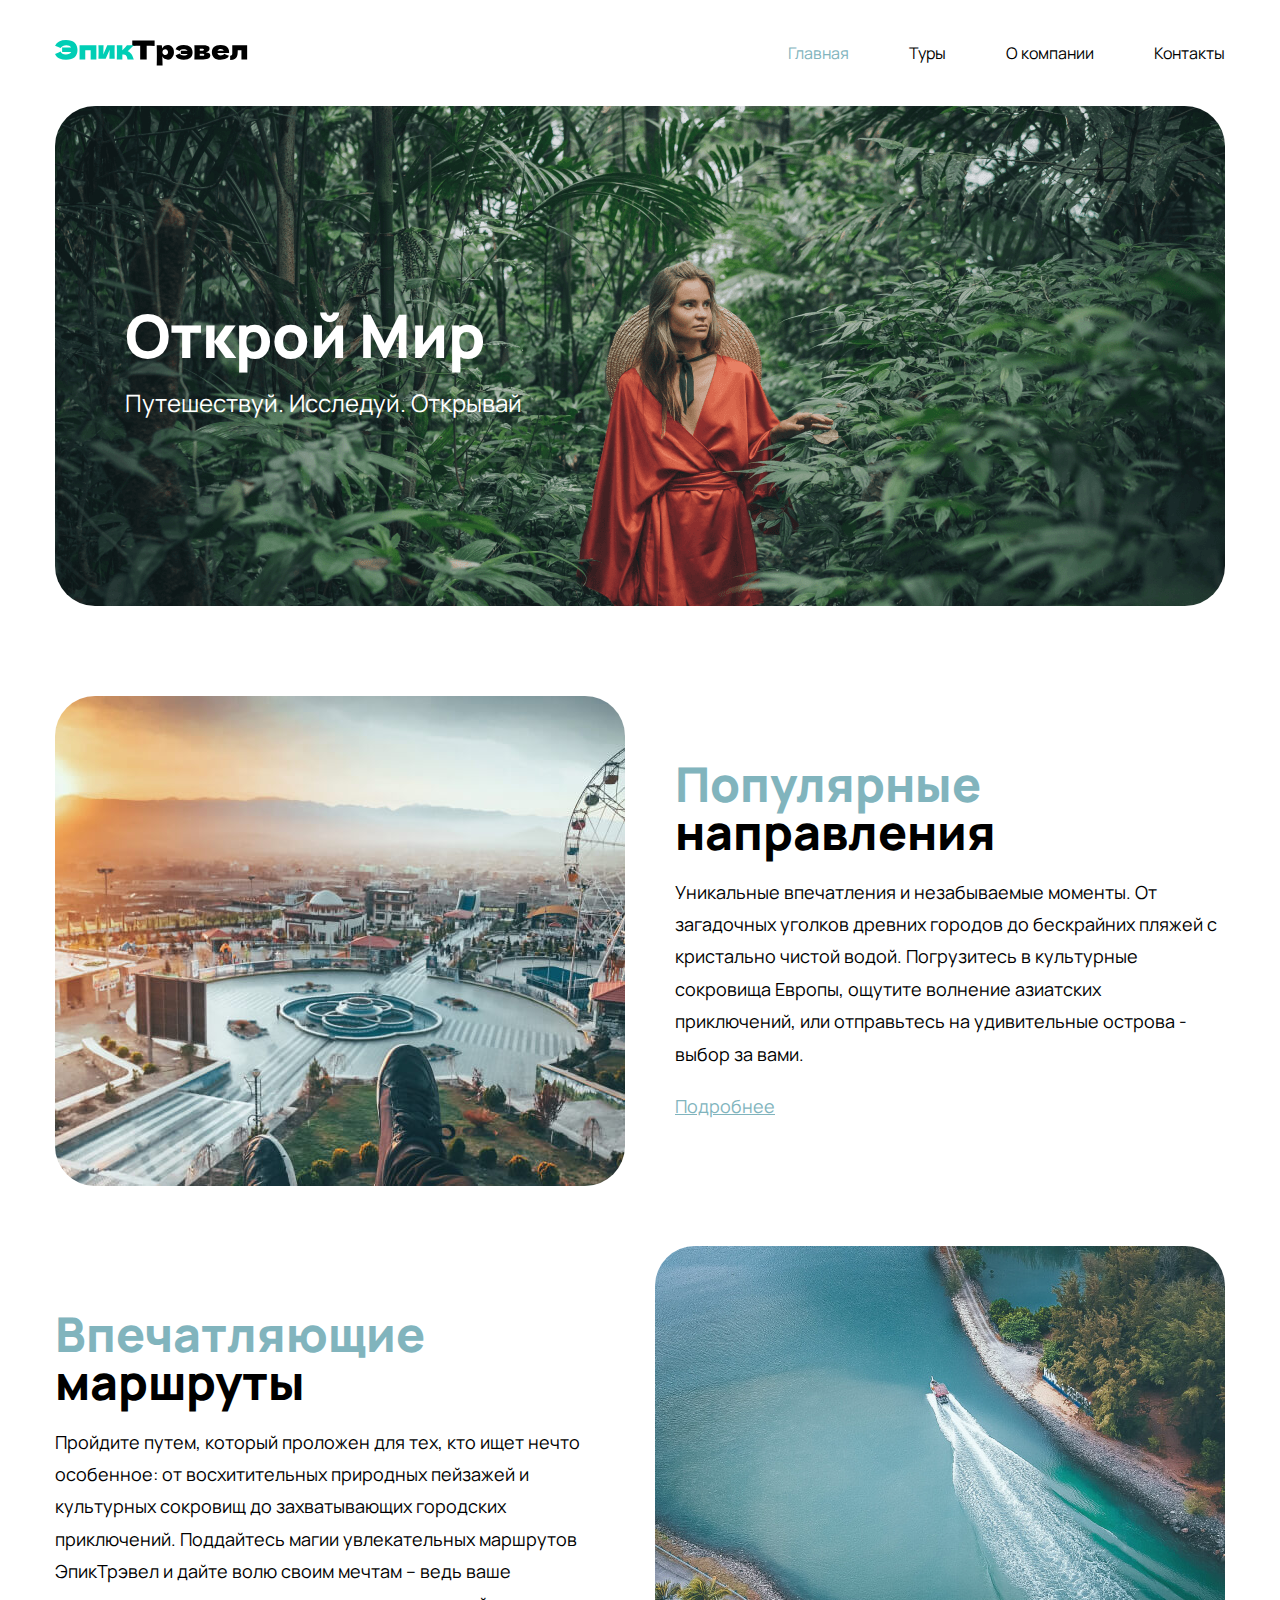
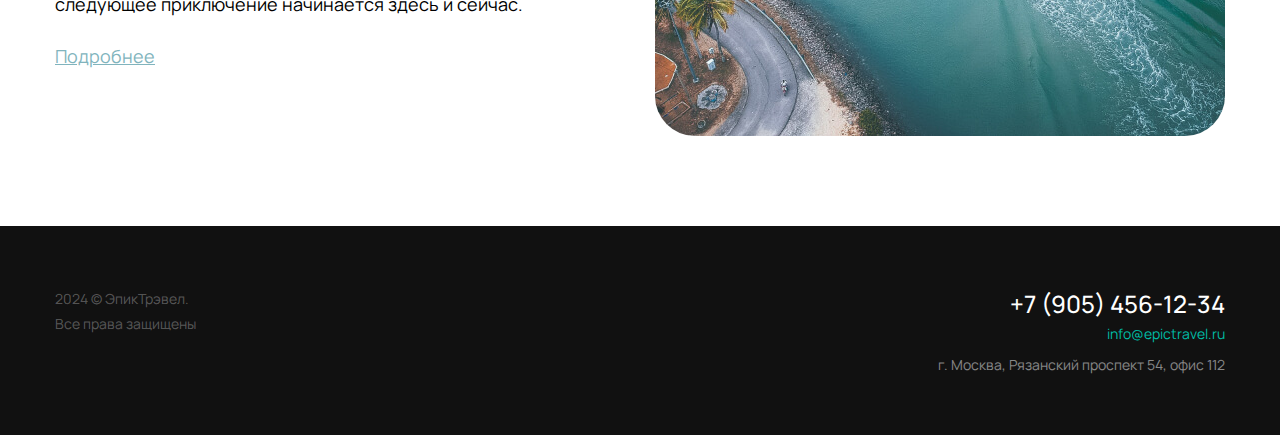
<file: index.html>
<!DOCTYPE html>
<html lang="ru">

<head>
  <meta charset="UTF-8">
  <meta name="viewport" content="width=device-width, initial-scale=1.0">
  <title>ЭпикТрэвел</title>
  <link rel="stylesheet" href="./css/reset.css">
  <link rel="stylesheet" href="./css/main.css">
  <link rel="stylesheet" href="./css/media-tablet.css">
  <link rel="stylesheet" href="./css/media-mobile.css">
  <link rel="icon" type="image/x-icon" href="./img/favicon/favicon.svg">
  <link rel="apple-touch-icon" sizes="180x180" href="./img/favicon/apple-touch-icon.png">
</head>


<body class="sticky-footer">

  <header class="header" id="header">

    <div class="container">
      <nav class="nav">
        <a href="index.html" class="logo">
          <img src="./img/logo.svg" alt="ЭпикТрэвел"></a>

        <ul class="nav-list">
          <li><a href="index.html" class="active">Главная</a></li>
          <li><a href="tours.html">Туры</a></li>
          <li><a href="about.html">О компании</a></li>
          <li><a href="contacts.html">Контакты</a></li>
        </ul>

        <button class="btn-mobile-nav" id="btn-mobile-nav" type="button">
          <img src="./img/icons/open-mobile-nav.svg" id="mobile-nav-img" alt="open nav-burger">
        </button>

      </nav>
    </div>

  </header>

  <nav class="mobile-nav" id="mobile-nav"> <!--nav-bueger -->

    <ul class="mobile-nav-list">
      <li><a href="index.html">Главная</a></li>
      <li><a href="tours.html">Туры</a></li>
      <li><a href="about.html">О компании</a></li>
      <li><a href="contacts.html">Контакты</a></li>
    </ul>

  </nav>

  <main class="main-page"> <!--main-page none-->
    <div class="container">

      <section class="promo">

        <div class="promo-desc">
          <h1 class="promo-title">Открой Мир</h1>
          <p class="promo-texs">Путешествуй. Исследуй. Открывай</p>
        </div>

      </section>

      <div class="main-content">

        <section class="content-row">
          <div class="content-img">

            <picture>
              <source srcset="./img/main/img-01-mobile.jpg, ./img/main/img-01-mobile@2x.jpg 2x"
                media="(max-width: 767px)">
              <img src="./img/main/img-01.jpg" srcset="./img/main/img-01@2x.jpg 2x" alt="Популярные направления">
            </picture>

          </div>

          <div class="content-text">
            <h2 class="title-1"><span>Популярные</span> направления</h2>
            <p>
              Уникальные впечатления и незабываемые моменты. От загадочных уголков древних городов до бескрайних пляжей
              с кристально чистой водой. Погрузитесь в культурные сокровища Европы, ощутите волнение азиатских
              приключений, или отправьтесь на удивительные острова - выбор за вами.
            </p>
            <p><a href="#!">Подробнее</a></p>

          </div>
        </section>

        <section class="content-row content-row-revers"> <!-- content-row-revers on mobile -->

          <div class="content-img">

            <picture>
              <source srcset="./img/main/img-02-mobile.jpg, ./img/main/img-02-mobile@2x.jpg 2x"
                media="(max-width: 767px)">
              <img src="./img/main/img-02.jpg" srcset="./img/main/img-02@2x.jpg 2x" alt="Впечатляющие маршруты">
            </picture>

          </div>

          <div class="content-text">
            <h2 class="title-1"><span>Впечатляющие</span> маршруты</h2>
            <p>
              Пройдите путем, который проложен для тех, кто ищет нечто особенное: от восхитительных природных пейзажей и
              культурных сокровищ до захватывающих городских приключений. Поддайтесь магии увлекательных маршрутов
              ЭпикТрэвел и дайте волю своим мечтам – ведь ваше следующее приключение начинается здесь и сейчас.
            </p>
            <p><a href="#!">Подробнее</a></p>
          </div>

        </section>

      </div>

    </div>
  </main>

  <footer class="footer">
    <div class="container">

      <div class="footer-row">
        <div class="footer-coperight">
          <p>2024 © ЭпикТрэвел. <br class="desktop-onle">Все права защищены</p>
        </div>

        <address class="footer-contacts">
          <a href="tel:+79054561234" class="footer-phone">+7 (905) 456-12-34</a><br>

          <a href="meilto" class="footer-email">info@epictravel.ru</a>
          <p class="footer-address"> г. Москва, Рязанский проспект 54, офис 112</p>
        </address>

      </div>

    </div>
  </footer>

  <script src="./js/main.js"></script>

</body>

</html>
</file>
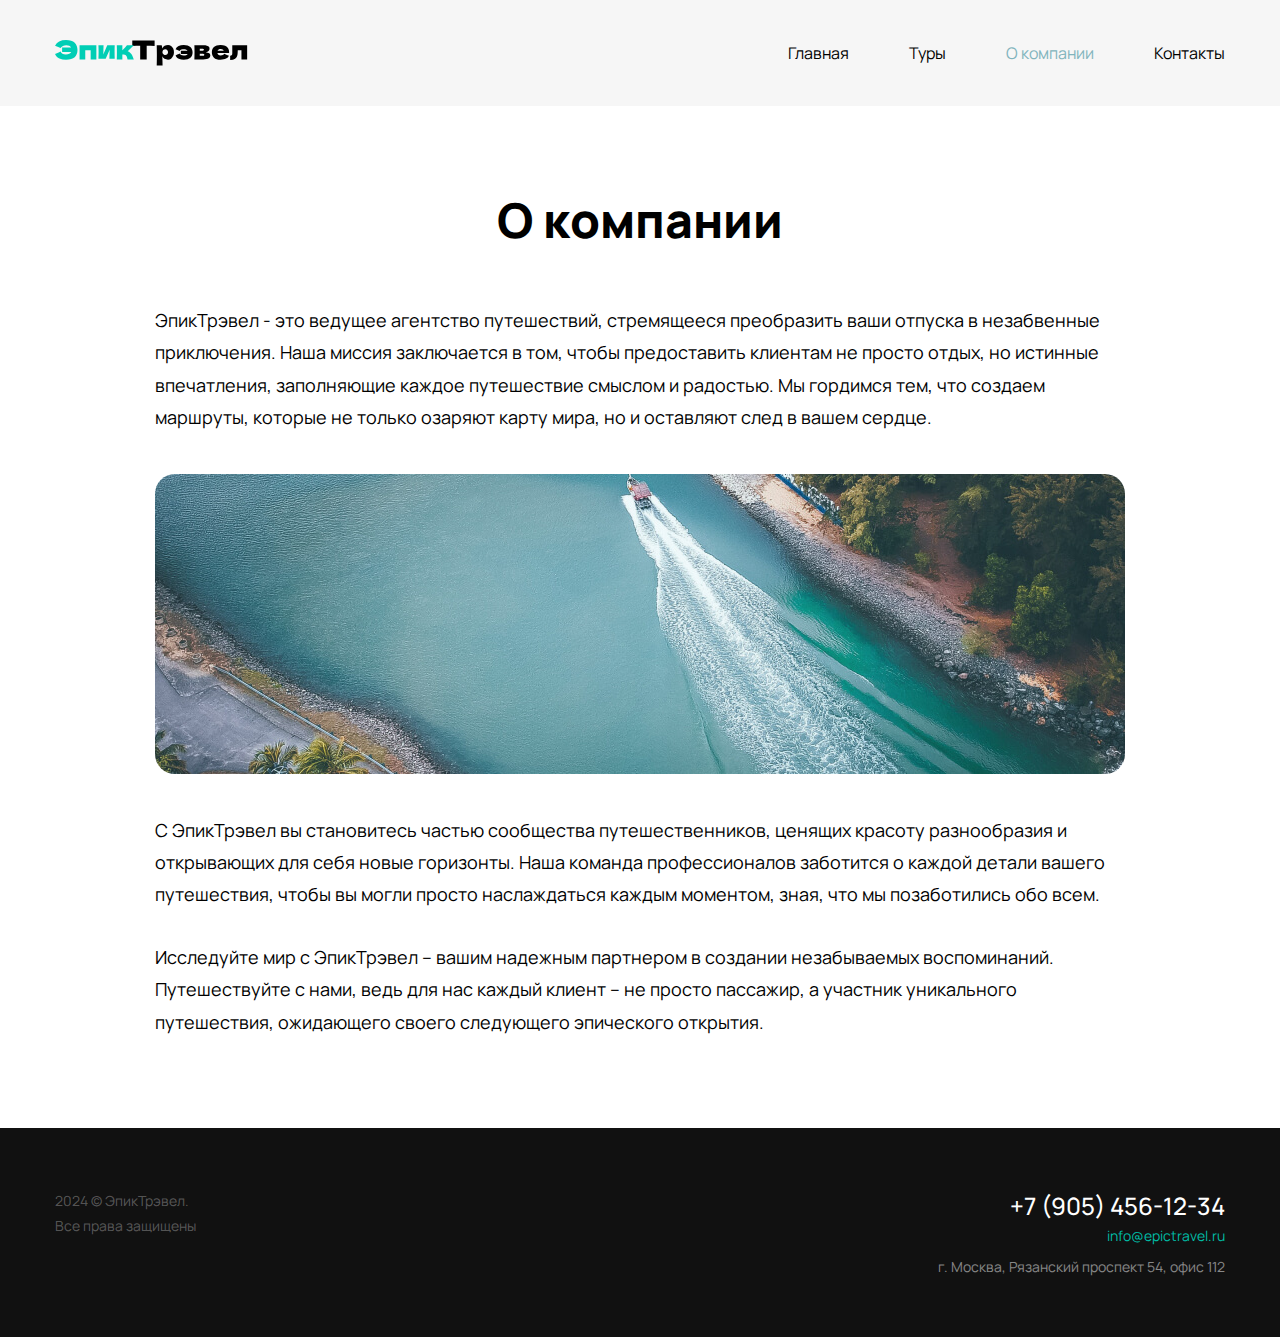
<file: about.html>
<!DOCTYPE html>
<html lang="ru">

<head>
  <meta charset="UTF-8">
  <meta name="viewport" content="width=device-width, initial-scale=1.0">
  <title>О компании- ЭпикТрэвел</title>
  <link rel="stylesheet" href="./css/reset.css">
  <link rel="stylesheet" href="./css/main.css">
  <link rel="stylesheet" href="./css/media-tablet.css">
  <link rel="stylesheet" href="./css/media-mobile.css">
  <link rel="icon" type="image/x-icon" href="./img/favicon/favicon.svg">
  <link rel="apple-touch-icon" sizes="180x180" href="./img/favicon/apple-touch-icon.png">
</head>

<body class="sticky-footer">

  <header class="header header-bg" id="header">

    <div class="container">

      <nav class="nav">
        <a href="index.html"><img src="./img/logo.svg" alt="ЭпикТрэвел"></a>

        <ul class="nav-list">
          <li><a href="index.html">Главная</a></li>
          <li><a href="tours.html">Туры</a></li>
          <li><a href="about.html" class="active">О компании</a></li>
          <li><a href="contacts.html">Контакты</a></li>
        </ul>

        <button class="btn-mobile-nav" id="btn-mobile-nav" type="button">
          <img src="./img/icons/open-mobile-nav.svg" id="mobile-nav-img" alt="open nav-burger">
        </button>

      </nav>
    </div>

  </header>

  <nav class="mobile-nav" id="mobile-nav"> <!--nav-bueger -->

    <ul class="mobile-nav-list">
      <li><a href="index.html">Главная</a></li>
      <li><a href="tours.html">Туры</a></li>
      <li><a href="about.html">О компании</a></li>
      <li><a href="contacts.html">Контакты</a></li>
    </ul>

  </nav>

  <main class="inner-page"> <!--main-page none-->
    <div class="container container-small">
      <div class="inner-page-title-wrapper">
        <h1 class="title-1 text-center">О компании</h1>
      </div>
      <div class="article-container">
        <p>
          ЭпикТрэвел - это ведущее агентство путешествий, стремящееся преобразить ваши отпуска в
          незабвенные приключения. Наша миссия заключается в том, чтобы предоставить клиентам не
          просто отдых, но истинные впечатления, заполняющие каждое путешествие смыслом и радостью.
          Мы гордимся тем, что создаем маршруты, которые не только озаряют карту мира, но и
          оставляют след в вашем сердце.
        </p>

        <div class="article-img">

          <picture>
            <source srcset="./img/about/about-mobile.jpg, ./img/about/about-mobile@2x.jpg 2x"
              media="(max-width: 767px)">

            <source srcset="./img/about/about-tablet.jpg, ./img/about/about-tablet@2x.jpg 2x"
              media="(max-width: 1199px)">

            <img src="./img/about/about.jpg" srcset="./img/about/about@2x.jpg 2x" alt="катер">
          </picture>

        </div>


        <!-- <div class="article-img">
          <img src="./img/about/about.jpg" srcset="./img/about/about@2x.jpg 2x" alt="эпического открытия">
        </div> -->

        <p>
          С ЭпикТрэвел вы становитесь частью сообщества путешественников, ценящих красоту
          разнообразия и открывающих для себя новые горизонты. Наша команда профессионалов
          заботится о каждой детали вашего путешествия, чтобы вы могли просто наслаждаться
          каждым моментом, зная, что мы позаботились обо всем.
        </p>
        <p>
          Исследуйте мир с ЭпикТрэвел – вашим надежным партнером в создании незабываемых
          воспоминаний. Путешествуйте с нами, ведь для нас каждый клиент – не просто пассажир,
          а участник уникального путешествия, ожидающего своего следующего эпического открытия.
        </p>
      </div>
    </div>
  </main>

  <footer class="footer">
    <div class="container">

      <div class="footer-row">
        <div class="footer-coperight">
          <p>2024 © ЭпикТрэвел. <br>Все права защищены</p>
        </div>

        <address class="footer-contacts">
          <a href="tel:+79054561234" class="footer-phone">+7 (905) 456-12-34</a><br>

          <a href="meilto" class="footer-email">info@epictravel.ru</a>
          <p class="footer-address"> г. Москва, Рязанский проспект 54, офис 112</p>
        </address>

      </div>

    </div>
  </footer>

  <script src="./js/main.js"></script>

</body>

</html>
</file>
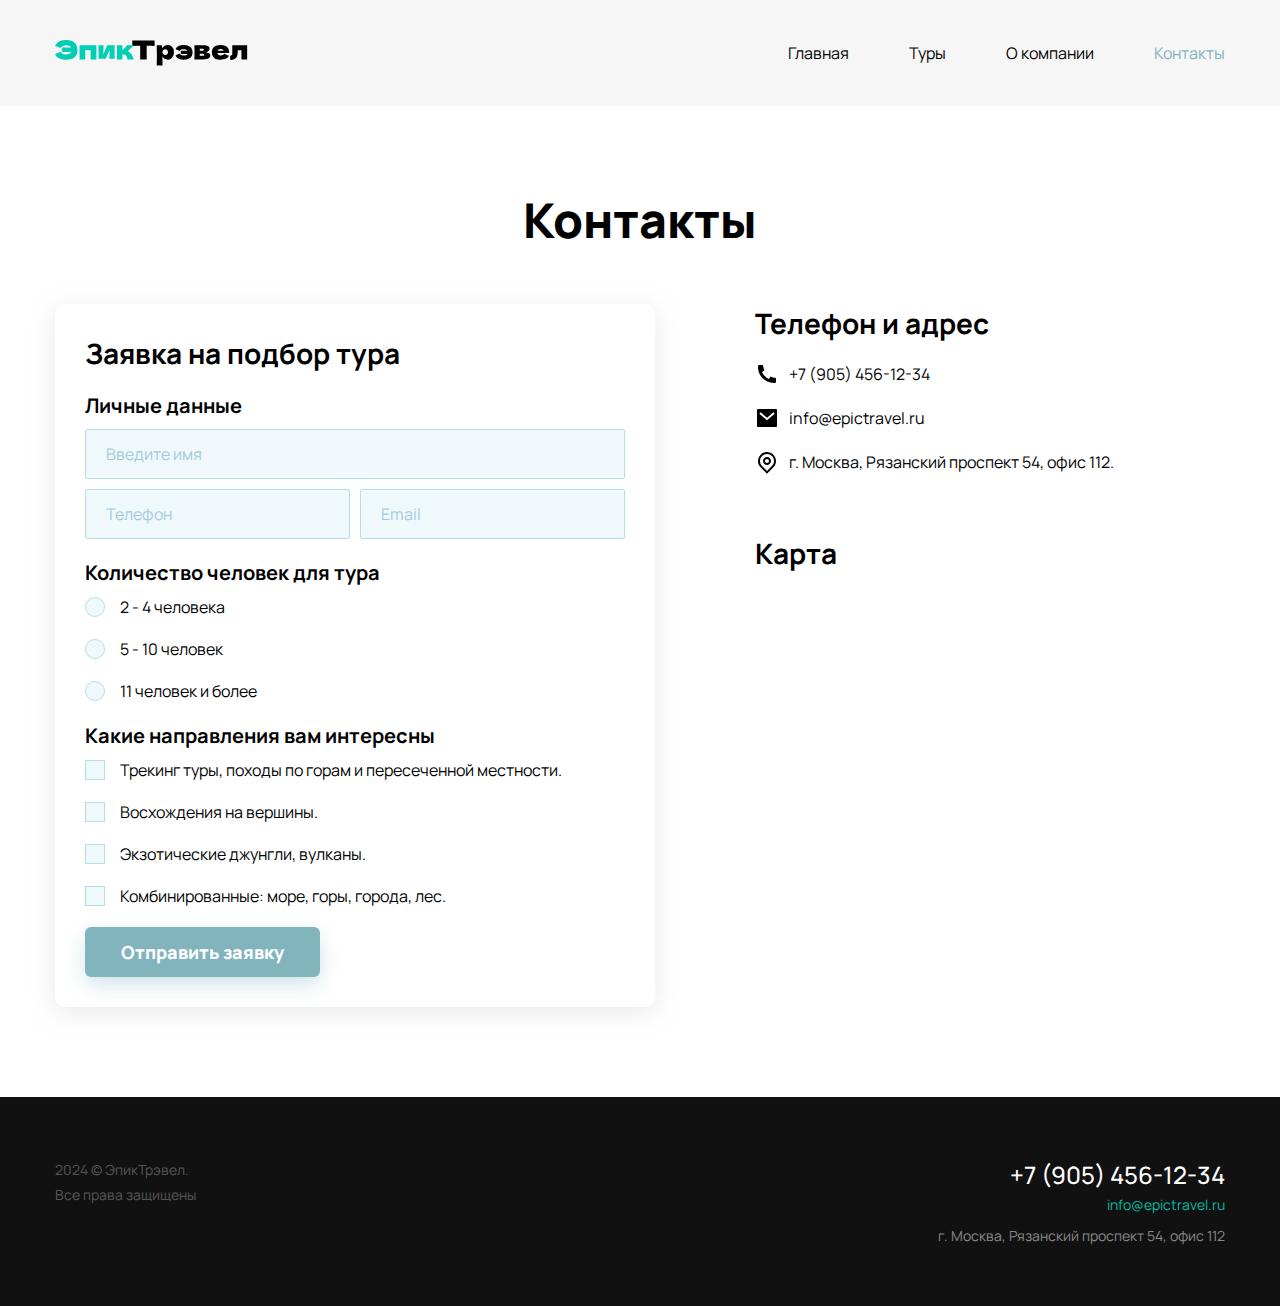
<file: contacts.html>
<!DOCTYPE html>
<html lang="ru">

<head>
  <meta charset="UTF-8">
  <meta name="viewport" content="width=device-width, initial-scale=1.0">
  <title>Контакты - ЭпикТрэвел</title>
  <link rel="stylesheet" href="./css/reset.css">
  <link rel="stylesheet" href="./css/main.css">
  <link rel="stylesheet" href="./css/media-tablet.css">
  <link rel="stylesheet" href="./css/media-mobile.css">
  <link rel="icon" type="image/x-icon" href="./img/favicon/favicon.svg">
  <link rel="apple-touch-icon" sizes="180x180" href="./img/favicon/apple-touch-icon.png">
</head>

<body class="sticky-footer">

  <header class="header header-bg" id="header">

    <div class="container">
      <nav class="nav">
        <a href="index.html"><img src="./img/logo.svg" alt="ЭпикТрэвел"></a>
        <ul class="nav-list">
          <li><a href="index.html">Главная</a></li>
          <li><a href="tours.html">Туры</a></li>
          <li><a href="about.html">О компании</a></li>
          <li><a href="contacts.html" class="active">Контакты</a></li>
        </ul>

        <button class="btn-mobile-nav" id="btn-mobile-nav" type="button">
          <img src="./img/icons/open-mobile-nav.svg" id="mobile-nav-img" alt="open nav-burger">
        </button>

      </nav>
    </div>

  </header>

  <nav class="mobile-nav" id="mobile-nav"> <!--nav-bueger -->

    <ul class="mobile-nav-list">
      <li><a href="index.html">Главная</a></li>
      <li><a href="tours.html">Туры</a></li>
      <li><a href="about.html">О компании</a></li>
      <li><a href="contacts.html">Контакты</a></li>
    </ul>

  </nav>

  <main class="inner-page"> <!--main-page none-->
    <div class="container">
      <div class="inner-page-title-wrapper">
        <h1 class="title-1 text-center">Контакты</h1>
      </div>

      <div class="contacts-columns">

        <form class="form-wrapper">
          <h2 class="title-2">Заявка на подбор тура</h2>

          <section class="from-group">
            <h3 class="title-3">Личные данные</h3>

            <div class="inputs-wrapper">
              <input type="text" class="input" placeholder="Введите имя" name="name">
              <input type="tel" class="input input-50" placeholder="Телефон" name="phone">
              <input type="email" class="input input-50" placeholder="Email" name="email">
            </div>
          </section>

          <section class="from-group">
            <h3 class="title-3">Количество человек для тура</h3>

            <ul class="radio-list">
              <li>
                <label>
                  <input type="radio" class="real-radio visually-hidden" name="number" value="2-4">
                  <span class="faek-radio"></span>
                  2 - 4 человека
                </label>
              </li>
              <li>
                <label>
                  <input type="radio" class="real-radio visually-hidden" name="number" value="5-10">
                  <span class="faek-radio"></span>
                  5 - 10 человек
                </label>
              </li>
              <li>
                <label>
                  <input type="radio" class="real-radio visually-hidden" name="number" value="11+">
                  <span class="faek-radio"></span>
                  11 человек и более
                </label>
              </li>
            </ul>
          </section>

          <section class="from-group">
            <h3 class="title-3">Какие направления вам интересны</h3>

            <ul class="checkbox-list">
              <li>
                <label>
                  <input type="checkbox" class="real-checkbox visually-hidden" name="opshion-1">
                  <span class="fake-checkbox"></span>

                  Трекинг туры, походы по горам и пересеченной местности.
                </label>
              </li>
              <li>
                <label>
                  <input type="checkbox" class="real-checkbox visually-hidden" name="opshion-2">
                  <span class="fake-checkbox"></span>
                  Восхождения на вершины.
                </label>
              </li>
              <li>
                <label>
                  <input type="checkbox" class="real-checkbox visually-hidden" name="opshion-3">
                  <span class="fake-checkbox"></span>
                  Экзотические джунгли, вулканы.
                </label>
              </li>
              <li>
                <label>
                  <input type="checkbox" class="real-checkbox visually-hidden" name="opshion-4">
                  <span class="fake-checkbox"></span>
                  Комбинированные: море, горы, города, лес.
                </label>
              </li>

            </ul>

          </section>

          <button class="submit-btn" type="submit">Отправить заявку</button>

        </form>

        <section class="address-wrapper">

          <div class="address-item">
            <h2 class="title-2">Телефон и адрес</h2>

            <address>
              <ul class="address-list">
                <li><img src="./img/icons/phone.svg" alt="Телефон"> +7 (905) 456-12-34</li>
                <li><img src="./img/icons/mail.svg" alt="mail"> info@epictravel.ru</li>
                <li><img src="./img/icons/map.svg" alt="адрес"> г. Москва, Рязанский проспект 54, офис 112.</li>
              </ul>
            </address>

          </div>

          <div class="address-item">
            <h2 class="title-2">Карта</h2>
            <!-- <img src="./img/contact/map.jpg" srcset="./img/contact/map@2x.jpg 2x" alt="Карта"> -->
            <iframe class="yandex-map" src="https://yandex.ru/map-widget/v1/?um=constructor%3Ae12f3c3f8bf1a66db34a9c9380622cd2e99d029849fdb1f854e558a804f168d6&amp;source=constructorRU&amp;
              scroll=false" width="470" height="345" style="border: none;">
            </iframe>

            <!-- <iframe
              src="https://www.google.com/maps/embed?pb=!1m18!1m12!1m3!1d2247.4532837374713!2d37.79416576316224!3d55.71587435507633!2m3!1f0!2f0!3f0!3m2!1i1024!2i768!4f13.1!3m3!1m2!1s0x414ab59b3be61f9b%3A0x8e6799da30ecf98a!2z0KDRj9C30LDQvdGB0LrQuNC5INC_0YAuLCA1NCwg0JzQvtGB0LrQstCwLCAxMDkzNzc!5e0!3m2!1sru!2sru!4v1713014489050!5m2!1sru!2sru"
              width="470" height="345" style="border:0;" allowfullscreen="" loading="lazy"
              referrerpolicy="no-referrer-when-downgrade">
            </iframe> -->
          </div>

        </section>

      </div>

    </div>
  </main>

  <footer class="footer">
    <div class="container">

      <div class="footer-row">
        <div class="footer-coperight">
          <p>2024 © ЭпикТрэвел. <br>Все права защищены</p>
        </div>

        <address class="footer-contacts">
          <a href="tel:+79054561234" class="footer-phone">+7 (905) 456-12-34</a><br>

          <a href="meilto" class="footer-email">info@epictravel.ru</a>
          <p class="footer-address"> г. Москва, Рязанский проспект 54, офис 112</p>
        </address>

      </div>

    </div>
  </footer>

  <script src="./js/main.js"></script>

</body>

</html>
</file>
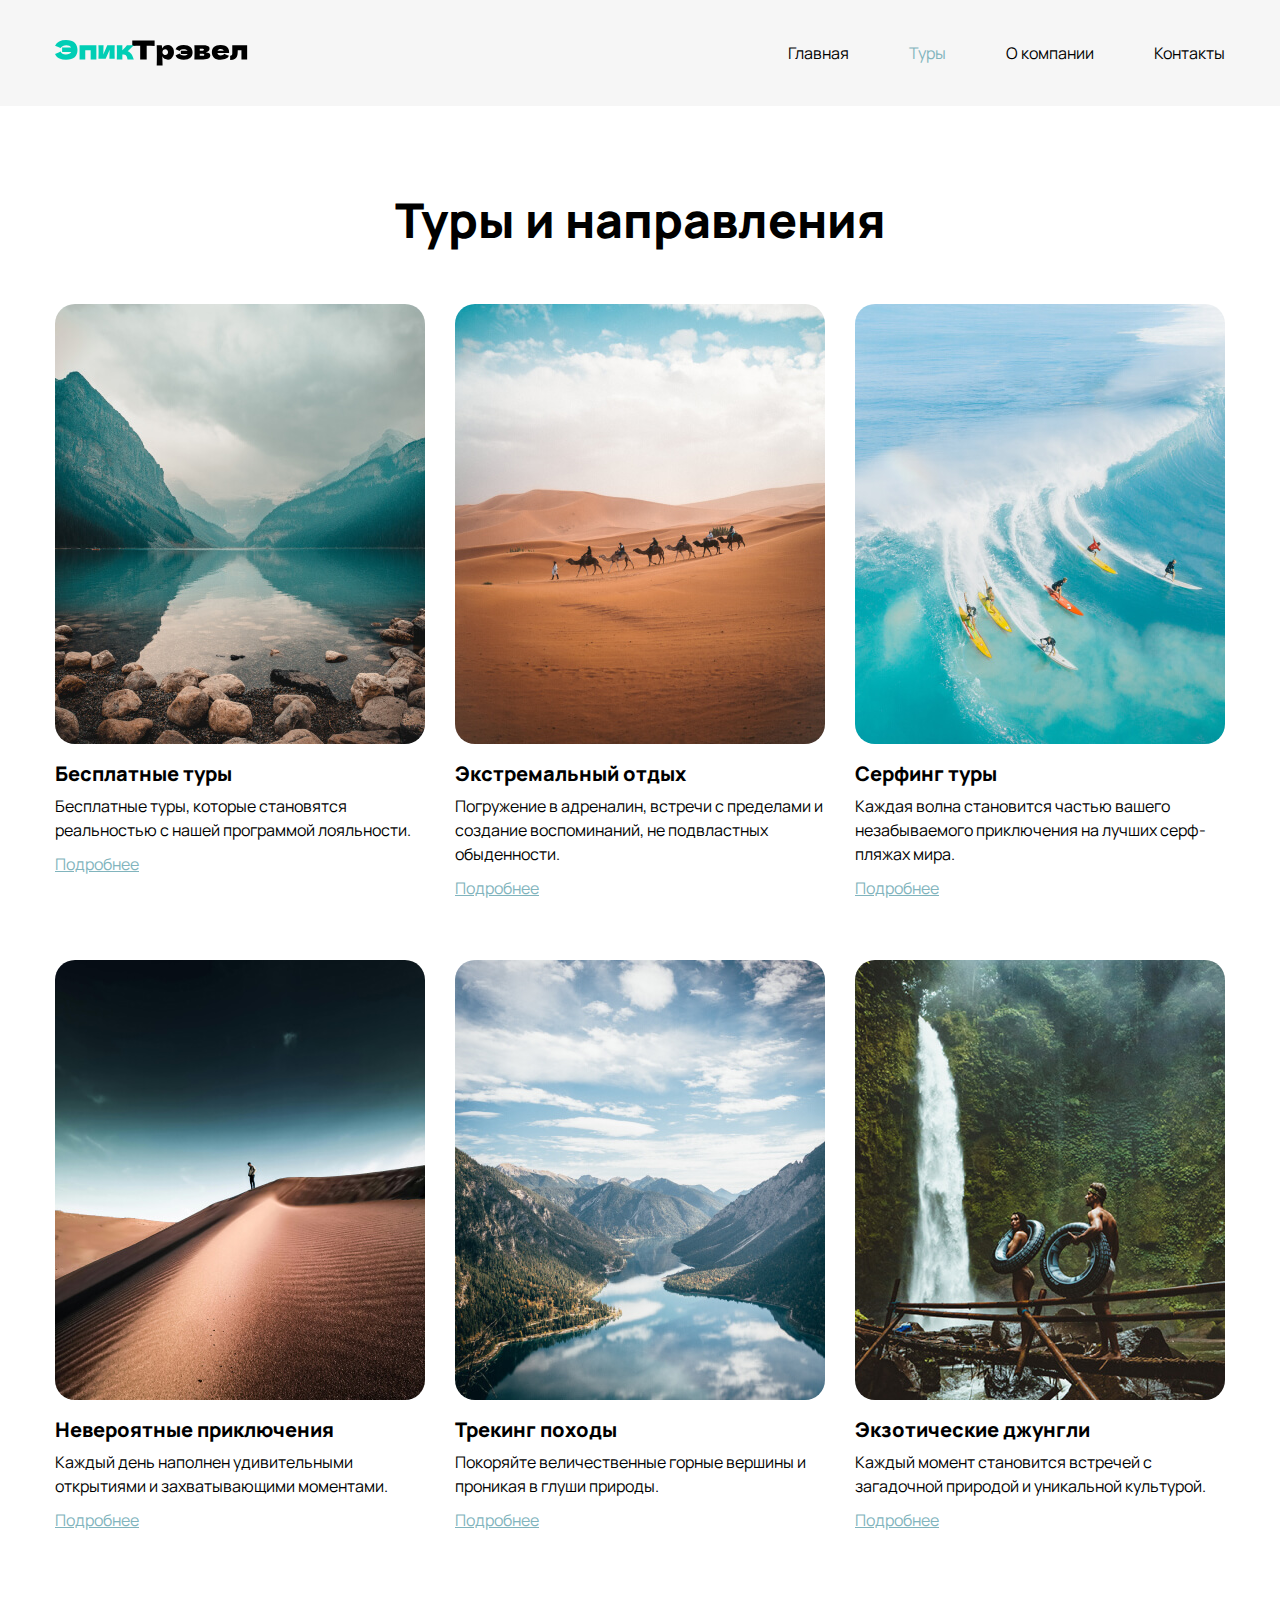
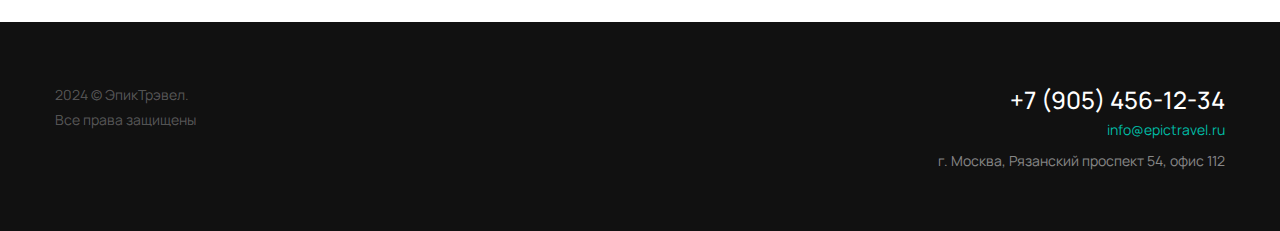
<file: tours.html>
<!DOCTYPE html>
<html lang="ru">

<head>
  <meta charset="UTF-8">
  <meta name="viewport" content="width=device-width, initial-scale=1.0">
  <title>Туры - ЭпикТрэвел</title>
  <link rel="stylesheet" href="./css/reset.css">
  <link rel="stylesheet" href="./css/main.css">
  <link rel="stylesheet" href="./css/media-tablet.css">
  <link rel="stylesheet" href="./css/media-mobile.css">
  <link rel="icon" type="image/x-icon" href="./img/favicon/favicon.svg">
  <link rel="apple-touch-icon" sizes="180x180" href="./img/favicon/apple-touch-icon.png">
</head>

<body class="sticky-footer">

  <header class="header header-bg" id="header">

    <div class="container">
      <nav class="nav">

        <a href="index.html"><img src="./img/logo.svg" alt="ЭпикТрэвел"></a>
        <ul class="nav-list">
          <li><a href="index.html">Главная</a></li>
          <li><a href="tours.html" class="active">Туры</a></li>
          <li><a href="about.html">О компании</a></li>
          <li><a href="contacts.html">Контакты</a></li>
        </ul>

        <button class="btn-mobile-nav" id="btn-mobile-nav" type="button">
          <img src="./img/icons/open-mobile-nav.svg" id="mobile-nav-img" alt="open nav-burger">
        </button>

      </nav>
    </div>

  </header>

  <nav class="mobile-nav" id="mobile-nav"> <!--nav-bueger -->

    <ul class="mobile-nav-list">
      <li><a href="index.html">Главная</a></li>
      <li><a href="tours.html">Туры</a></li>
      <li><a href="about.html">О компании</a></li>
      <li><a href="contacts.html">Контакты</a></li>
    </ul>

  </nav>

  <main class="inner-page"> <!--main-page none-->

    <div class="inner-page-title-wrapper">
      <h1 class="title-1 text-center">Туры и направления</h1>
    </div>

    <div class="container">
      <div class="cards-wrapper">

        <article class="card">
          <a href="#!" class="card-img">
            <img src="./img/cards/01.jpg" srcset="./img/cards/01@2x.jpg 2x" alt="Бесплатные туры">
          </a>
          <div class="card-desc">
            <h3 class="card-title">Бесплатные туры</h3>
            <p>Бесплатные туры, которые становятся реальностью с нашей программой лояльности.</p>
            <p><a href="#!">Подробнее</a></p>
          </div>
        </article>

        <article class="card">
          <a href="#!" class="card-img">
            <img src="./img/cards/02.jpg" srcset="./img/cards/02@2x.jpg 2x" alt="Экстремальный отдых">
          </a>
          <div class="card-desc">
            <h3 class="card-title">Экстремальный отдых</h3>
            <p>Погружение в адреналин, встречи с пределами и создание воспоминаний, не подвластных обыденности.</p>
            <p><a href="#!">Подробнее</a></p>
          </div>
        </article>

        <article class="card">
          <a href="#!" class="card-img">
            <img src="./img/cards/03.jpg" srcset="./img/cards/03@2x.jpg 2x" alt="Серфинг туры">
          </a>
          <div class="card-desc">
            <h3 class="card-title">Серфинг туры</h3>
            <p>Каждая волна становится частью вашего незабываемого приключения на лучших серф-пляжах мира.</p>
            <p><a href="#!">Подробнее</a></p>
          </div>
        </article>

        <article class="card">
          <a href="#!" class="card-img">
            <img src="./img/cards/04.jpg" srcset="./img/cards/04@2x.jpg 2x" alt="Невероятные приключения">
          </a>
          <div class="card-desc">
            <h3 class="card-title">Невероятные приключения</h3>
            <p>Каждый день наполнен удивительными открытиями и захватывающими моментами.</p>
            <p><a href="#!">Подробнее</a></p>
          </div>
        </article>

        <article class="card">
          <a href="#!" class="card-img">
            <img src="./img/cards/05.jpg" srcset="./img/cards/05@2x.jpg 2x" alt="Трекинг походы">
          </a>
          <div class="card-desc">
            <h3 class="card-title">Трекинг походы</h3>
            <p>Покоряйте величественные горные вершины и проникая в глуши природы.</p>
            <p><a href="#!">Подробнее</a></p>
          </div>
        </article>

        <article class="card">
          <a href="#!" class="card-img">
            <img src="./img/cards/06.jpg" srcset="./img/cards/06@2x.jpg 2x" alt="Экзотические джунгли">
          </a>
          <div class="card-desc">
            <h3 class="card-title">Экзотические джунгли</h3>
            <p>Каждый момент становится встречей с загадочной природой и уникальной культурой.</p>
            <p><a href="#!">Подробнее</a></p>
          </div>
        </article>

      </div>
    </div>

  </main>

  <footer class="footer">
    <div class="container">

      <div class="footer-row">
        <div class="footer-coperight">
          <p>2024 © ЭпикТрэвел. <br>Все права защищены</p>
        </div>

        <address class="footer-contacts">
          <a href="tel:+79054561234" class="footer-phone">+7 (905) 456-12-34</a><br>

          <a href="meilto" class="footer-email">info@epictravel.ru</a>
          <p class="footer-address"> г. Москва, Рязанский проспект 54, офис 112</p>
        </address>

      </div>

    </div>
  </footer>

  <script src="./js/main.js"></script>

</body>

</html>
</file>
<file: css/main.css>
@import url(https://fonts.googleapis.com/css?family=Manrope:regular,500,700,800);

body {
  font-family: "Manrope", sans-serif;
}

a {
  text-decoration: underline;
  color: #81b4bd;
}

.desktop-onle {
  display: block;
}

.sticky-footer {
  min-height: 100vh;
  display: flex;
  flex-direction: column;
}

.container {
  width: 1200px;
  margin: 0 auto;
  padding: 0 15px;
}

.container.container-small {
  width: 1000px;
}

.visually-hidden {
  position: fixed;
  transform: scale(0);
}

.no-scroll {
  overflow-y: hidden;
}

/* header */
.header {
  position: relative;
  z-index: 2;
  padding: 40px 0;
}

.header-bg {
  background-color: #f6f6f6;
}

.header-white-bg {
  background-color: #fff !important;
}

/* nav */
.logo {
  flex-shrink: 0;
}

.nav {
  display: flex;
  justify-content: space-between;
  align-items: center;
  gap: 30px;
}

.nav-list {
  display: flex;
  align-items: center;
  gap: 60px;
}

/* .nav-list li {
} */

.nav-list a {
  color: #000;
  transition: color 0.2s ease-in;
}

.nav-list a.active {
  color: #81b4bd;
}

.nav-list a:hover {
  color: #00ceb5;
}
.btn-mobile-nav {
  display: none;
}

/* mobile-nav */
.mobile-nav {
  z-index: 1;
  position: fixed;
  top: 0;
  left: 0;
  width: 100%;
  height: 100vh;
  background-color: #f6f6f6;

  /* display: flex; */
  justify-content: center;
  align-items: center;
  display: none;
}

.mobile-nav.open {
  display: flex;
}

.mobile-nav-list a {
  color: #000;
}

.mobile-nav-list {
  display: flex;
  flex-direction: column;
  align-items: center;
  gap: 30px;
}

/* main-page none */
.none {
  display: none !important; /* Ничего не показывать! */
}

.title-1 {
  font-size: 48px;
  font-weight: 800;
  line-height: 1;
}

.title-1 span {
  color: #81b4bd;
}

.title-2 {
  font-size: 28px;
  font-weight: 700;
}

.title-3 {
  font-size: 20px;
  font-weight: 700;
}

.text-center {
  text-align: center;
}

/* header promo */
.promo {
  display: flex;
  align-items: center;
  padding-left: 70px;
  height: 500px;
  background-color: #394d42;
  background-image: url(./../img/promo/promo-bg.png);
  background-position: center;
  background-size: cover; /*покрывает*/
  border-radius: 40px;
  color: #fff;
}

@media (-webkit-min-device-pixel-ratio: 2), (min-resolution: 192dpi) {
  .promo {
    background-image: url("./../img/promo/promo-bg@2x.png");
  }
}

/* page */
/* .promo-desc {} */

.promo-title {
  font-weight: 800;
  font-size: 60px;
  margin-bottom: 10px;
}

.promo-texs {
  font-size: 24px;
}

/* main content */
.main-content {
  padding: 90px 0;
  display: flex;
  flex-direction: column;
  row-gap: 60px;
}

.content-row {
  display: flex;
  align-items: center;
  column-gap: 50px;
}

.content-row.content-row-revers {
  flex-direction: row-reverse;
}

.content-img {
  flex-shrink: 0; /*гибкое сжатие*/
  overflow: hidden; /* содержимое не помещается в поле родительского элемента (переполняется) в горизонтальном и/или вертикальном направлении.overflow */
  border-radius: 40px;
}

.content-text {
  display: flex;
  flex-direction: column; /*устанавливает направление в ряд или в колонку.*/
  row-gap: 20px; /*задаёт отступы между колонками и рядами. Является сокращением для свойств row-gap и column-gap.*/
  /* gap: 20px; */
}

.content-text p {
  font-weight: 400;
  font-size: 18px;
  line-height: 1.8;
  /* padding: 20px 0;  */
}

.content-text a {
  text-decoration: underline; /* подчёркивание*/
  color: #81b4bd;
}

/* inner-page */
.inner-page {
  padding: 90px 0;
}

.inner-page-title-wrapper {
  margin-bottom: 60px;
}

/* cards */
.cards-wrapper {
  display: flex;
  flex-wrap: wrap;
  /* column-gap: 30px;
  row-gap: 60px; */
  gap: 60px 30px;
}

.card {
  width: 370px;
  /* background-color: #d9d9d9; */
}

.card-img {
  display: block;
  margin-bottom: 20px;
  overflow: hidden; /*переполнение*/
  border-radius: 20px;
}

.card-desc {
  display: flex;
  flex-direction: column;
  gap: 10px;
}

.card-title {
  font-weight: 800;
  font-size: 20px;
  line-height: 1;
}

.card-desc p {
  line-height: 1.5;
}

.card-desc a {
  text-decoration: underline;
  color: #81b4bd;
}

/* article */
/* .article-container {
} */

.article-container p + p {
  margin-top: 30px;
}

.article-img {
  margin: 40px 0;
  border-radius: 20px;
  overflow: hidden;
}

.article-container p {
  font-size: 18px;
  line-height: 1.8;
}

/* contacts page */
.contacts-columns {
  display: flex;
  align-items: flex-start;
  justify-content: space-between;
  gap: 100px;
}

/* form */
.form-wrapper {
  display: flex;
  flex-direction: column;
  gap: 20px;

  padding: 30px;
  width: 600px;

  border-radius: 10px;
  box-shadow: 0px 5px 25px 0px rgba(211, 211, 211, 0.5);
  background: #fff;
}

.from-group {
  display: flex;
  flex-direction: column;
  gap: 10px;
}

.inputs-wrapper {
  display: flex;
  flex-wrap: wrap;
  gap: 10px;
}

.input {
  width: 100%;
  padding: 14px 20px;

  height: 50px;
  border: 1px solid rgb(181, 222, 229);
  border-radius: 2px;
  background: rgb(239, 249, 251);
  color: rgb(54, 114, 125);
}

.input::placeholder {
  color: rgb(163, 201, 220);
}

.input.input-50 {
  flex: 1;
}

.radio-list,
.checkbox-list {
  display: flex;
  flex-direction: column;
  gap: 20px;
}

.radio-list label,
.checkbox-list label {
  display: flex;
  align-items: center;
  gap: 15px;
}

.radio-list label input,
.checkbox-list label input {
  flex-shrink: 0;
}

.submit-btn {
  align-self: flex-start; /*выровнять-самостоятельно*/
  padding: 12px 36px;
  border-radius: 6px;
  height: 50px;

  font-weight: 800;
  font-size: 18px;
  text-align: center;

  box-shadow: 0 8px 20px 0 rgba(129, 180, 189, 0.35);
  background: #81b4bd;
  color: #fff;
  transition: all 0.2ms ease-in;
}

.submit-btn:hover {
  opacity: 0.8; /* устанавливает непрозрачность элемента*/
}

.submit-btn:active {
  opacity: 1;
  background: #537980;
}

/* custom radio bottom */
/* .real-radio {
} */

.faek-radio {
  flex-shrink: 0;
  position: relative;
  width: 20px;
  height: 20px;

  border-radius: 20px;
  border: 1px solid rgb(181, 222, 229);
  background: rgb(239, 249, 251);
}

.real-radio:checked + .faek-radio::after {
  content: "";
  position: absolute;
  width: 12px;
  height: 12px;
  border-radius: 12px;

  left: 50%;
  top: 50%;
  transform: translate(-50%, -50%);
  background: rgb(55, 182, 204);
}

.faek-radio::after {
  content: "";
  position: absolute;
  left: 50%;
  top: 50%;
  transform: translate(-50%, -50%) scale(0);

  width: 12px;
  height: 12px;
  border-radius: 12px;
  background: rgb(55, 182, 204);
  transition: all 0.2ms ease-in;
}

.real-radio:checked + .faek-radio::after {
  transform: translate(-50%, -50%) scale(1);
}

/* custom checkboxes */
/* .real-checkbox {
} */

.fake-checkbox {
  position: relative;
  width: 20px;
  height: 20px;
  flex-shrink: 0;

  border: 1px solid #b5dee5;
  background: #eff9fb;
}

.fake-checkbox::after {
  content: "";

  position: absolute;
  left: 50%;
  top: 50%;
  transform: translate(-50%, -50%) scale(0);
  transition: all 0.2ms ease-in;

  width: 16px;
  height: 13px;
  background-image: url("./../img/icons/tick.svg");
  background-repeat: no-repeat;
  background-position: center;
}

.real-checkbox:checked + .fake-checkbox::after {
  transform: translate(-50%, -50%) scale(1);
}

/* address */
.address-wrapper {
  display: flex;
  flex-direction: column;
  gap: 60px;
}

.address-item {
  display: flex;
  flex-direction: column;
  gap: 20px;
}

.address-list {
  display: flex;
  flex-direction: column;
  gap: 20px;
}

.address-list li {
  display: flex;
  align-items: center;
  gap: 10px;
}

/* footer */
.footer {
  margin-top: auto;
  background-color: #111111;
  padding: 60px 0;
  color: #fff;
}

.footer-row {
  display: flex;
  justify-content: space-between;
  align-items: flex-start;
  gap: 30px;
}

.footer-coperight {
  font-size: 14px;
  line-height: 1.8;
  color: hsla(0, 0%, 100%, 0.3);
}

.footer-contacts {
  text-align: right;
}

.footer-phone {
  font-size: 24px;
  font-weight: 500;
  line-height: 1.5;
  color: #fff;
}

.footer-email {
  display: inline-block;
  margin-bottom: 10px;
  font-weight: 400;
  font-size: 14px;
  line-height: 1.5;
  color: #00bda6;
}

.footer-address {
  font-size: 14px;
  line-height: 1.5;
  text-align: right;
  color: rgba(255, 255, 255, 0.5);
}
</file>
<file: css/media-tablet.css>
/* tablet */
@media (max-width: 1199px) {
  .desktop-onle {
    display: none !important;
  }
  .container {
    width: 768px;
  }
  .container.container-small {
    width: 768px;
  }
  .nav-list {
    gap: 30px;
  }

  /* header promo */
  .promo {
    display: flex;
    align-items: center;
    height: 350px;
    border-radius: 20px;
    padding-left: 20px;
  }
  .promo-title {
    font-size: 40px;
    margin-bottom: 0px;
  }
  .promo-texs {
    font-size: 18px;
  }

  /* main content */
  .main-content {
    padding: 60px 0;
  }
  .content-row {
    align-items: flex-start;
    column-gap: 30px;
  }
  .content-img {
    /* width: 354px; */
    /* flex-shrink: 0; */
    border-radius: 20px;
  }
  .content-img,
  .content-text {
    flex: 1;
  }
  .title-1 {
    font-size: 38px;
  }
  .content-text {
    row-gap: 10px;
  }
  .content-text p {
    font-size: 14px;
  }

  /* footer */
  .footer {
    padding: 40px 0;
  }
  .footer-row {
    display: flex;
    align-items: flex-start;
    justify-content: flex-start;
    flex-direction: column-reverse;
    gap: 30px;
  }
  .footer-contacts {
    text-align: left;
  }
  .desktop-onle {
    display: none !important;
  }

  /* Tours */
  /* inner-page */
  .inner-page {
    padding: 60px 0;
  }
  .inner-page-title-wrapper {
    margin-bottom: 40px;
  }
  .card {
    width: 354px;
  }
  .cards-wrapper {
    row-gap: 40px;
  }

  /* About*/
  /* article */
  .article-container p {
    font-size: 16px;
  }

  /* contacts */
  /* contacts page */
  .contacts-columns {
    display: flex;
    align-items: center;
    flex-direction: column-reverse;
    gap: 40px;
  }
  .address-wrapper {
    gap: 40px;
  }

  .yandex-map {
    width: 738px;
    height: 345px;
  }
  .form-wrapper {
    width: 100%;
  }
}
</file>
<file: css/media-mobile.css>
/* mobile */
/* Главная */
@media (max-width: 767px) {
  .desktop-onle {
    display: none !important;
  }
  .container {
    width: 320px;
  }
  .container.container-small {
    width: 290px;
  }
  .nav-list {
    display: none;
  }
  .btn-mobile-nav {
    display: block;
  }

  /* header promo */
  .promo {
    justify-content: center;
    align-items: flex-start;
    padding-left: 0;
    padding-top: 40px;
    text-align: center;
  }
  /* .promo-desc {

  } */
  .promo-title {
    font-size: 34px;
  }
  .promo-texs {
    font-size: 14px;
  }

  /* main content */
  .main-content {
    padding: 40px 0;
    gap: 40px;
  }
  .content-row {
    flex-direction: column;
    row-gap: 20px;
  }
  .content-img {
    flex-basis: 120px;
  }
  .title-1 {
    font-size: 28px;
  }
  .title-2 {
    font-size: 22px;
  }
  .title-3 {
    font-size: 18px;
  }
  .content-row-revers {
    flex-direction: column !important;
  }

  /* Tours */
  /* inner-page */
  .inner-page {
    padding: 40px 0;
  }
  .card {
    width: 290px;
  }
  .cards-wrapper {
    row-gap: 20px;
  }
  .card-desc p {
    font-size: 14px;
  }
  .card-desc a {
    font-size: 14px;
  }

  /* About*/
  /* article */
  .article-container p {
    font-size: 14px;
  }
  .article-img {
    margin: 20px 0;
  }
  .article-container p + p {
    margin-top: 14px;
  }

  /* contacts */
  /* contacts page */
  .contacts-columns {
    width: 290px;
  }
  .form-wrapper {
    font-size: 14px;
    padding: 20px 15px;
  }
  .address-wrapper {
    font-size: 14px;
    gap: 20px;
  }
  .yandex-map {
    width: 100%;
    height: 345px;
  }
  .inputs-wrapper {
    display: flex;
    gap: 10px;
    flex-direction: column;
  }
}
</file>
